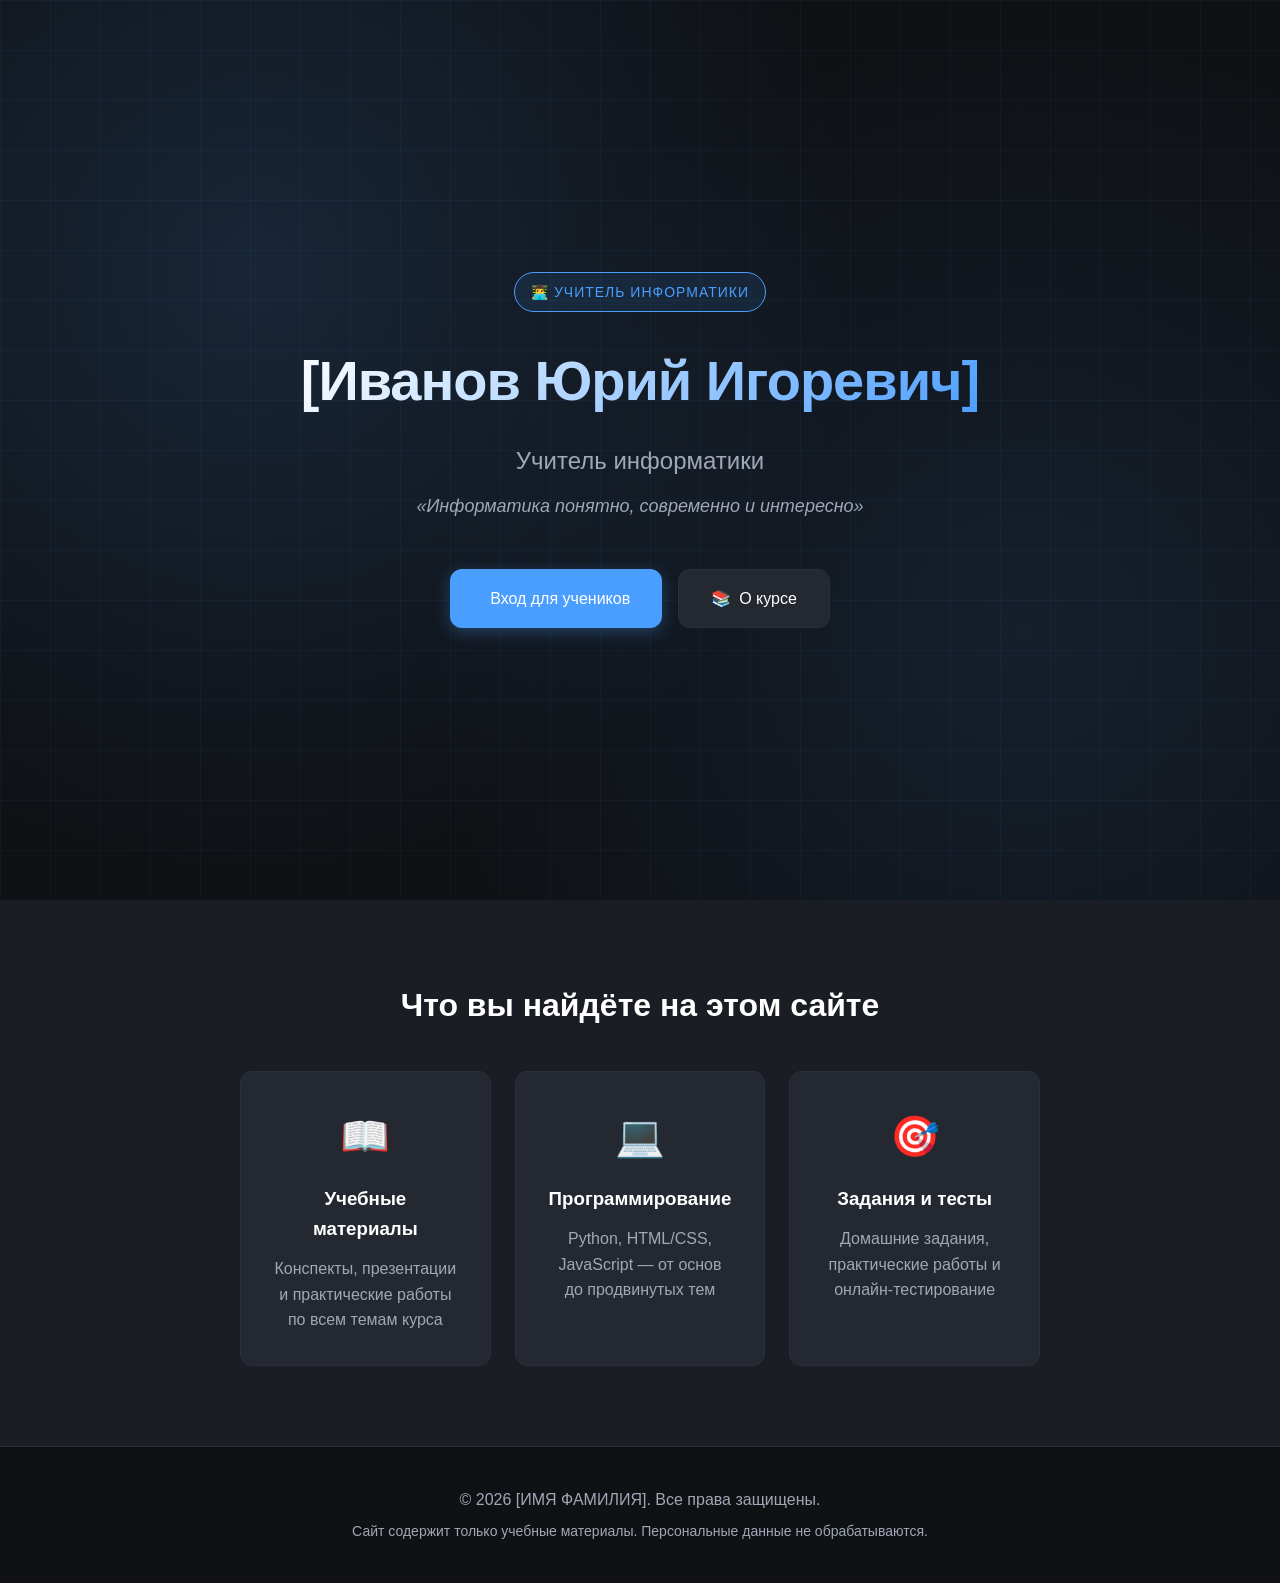
<file: index.html>
<!DOCTYPE html>
<html lang="ru">
<head>
    <meta charset="UTF-8">
    <meta name="viewport" content="width=device-width, initial-scale=1.0">
    <title>Учитель информатики</title>
    <link rel="stylesheet" href="css/style.css">
</head>
<body>
    <section class="hero">
        <div class="hero-content">
            <div class="hero-badge">👨‍💻 УЧИТЕЛЬ ИНФОРМАТИКИ</div>
            <h1 class="hero-title">[Иванов Юрий Игоревич]</h1>
            <p class="hero-subtitle">Учитель информатики</p>
            <p class="hero-tagline">«Информатика понятно, современно и интересно»</p>
            
            <div class="hero-buttons">
                <a href="login.html" class="btn btn-primary">
                    <span></span> Вход для учеников
                </a>
                <a href="#about" class="btn btn-secondary">
                    <span>📚</span> О курсе
                </a>
            </div>
        </div>
    </section>

    <section id="about" style="padding: 80px 20px; background: var(--bg-secondary);">
        <div class="container" style="max-width: 800px; margin: 0 auto; text-align: center;">
            <h2 style="font-size: 32px; margin-bottom: 24px;">Что вы найдёте на этом сайте</h2>
            <div style="display: grid; grid-template-columns: repeat(auto-fit, minmax(250px, 1fr)); gap: 24px; margin-top: 40px;">
                <div style="background: var(--bg-card); padding: 32px; border-radius: var(--radius); border: 1px solid var(--border);">
                    <div style="font-size: 40px; margin-bottom: 16px;">📖</div>
                    <h3 style="margin-bottom: 12px;">Учебные материалы</h3>
                    <p style="color: var(--text-secondary);">Конспекты, презентации и практические работы по всем темам курса</p>
                </div>
                <div style="background: var(--bg-card); padding: 32px; border-radius: var(--radius); border: 1px solid var(--border);">
                    <div style="font-size: 40px; margin-bottom: 16px;">💻</div>
                    <h3 style="margin-bottom: 12px;">Программирование</h3>
                    <p style="color: var(--text-secondary);">Python, HTML/CSS, JavaScript — от основ до продвинутых тем</p>
                </div>
                <div style="background: var(--bg-card); padding: 32px; border-radius: var(--radius); border: 1px solid var(--border);">
                    <div style="font-size: 40px; margin-bottom: 16px;">🎯</div>
                    <h3 style="margin-bottom: 12px;">Задания и тесты</h3>
                    <p style="color: var(--text-secondary);">Домашние задания, практические работы и онлайн-тестирование</p>
                </div>
            </div>
        </div>
    </section>

    <footer style="padding: 40px 20px; text-align: center; color: var(--text-secondary); border-top: 1px solid var(--border);">
        <p>© 2026 [ИМЯ ФАМИЛИЯ]. Все права защищены.</p>
        <p style="margin-top: 8px; font-size: 14px;">Сайт содержит только учебные материалы. Персональные данные не обрабатываются.</p>
    </footer>
</body>
</html>
</file>
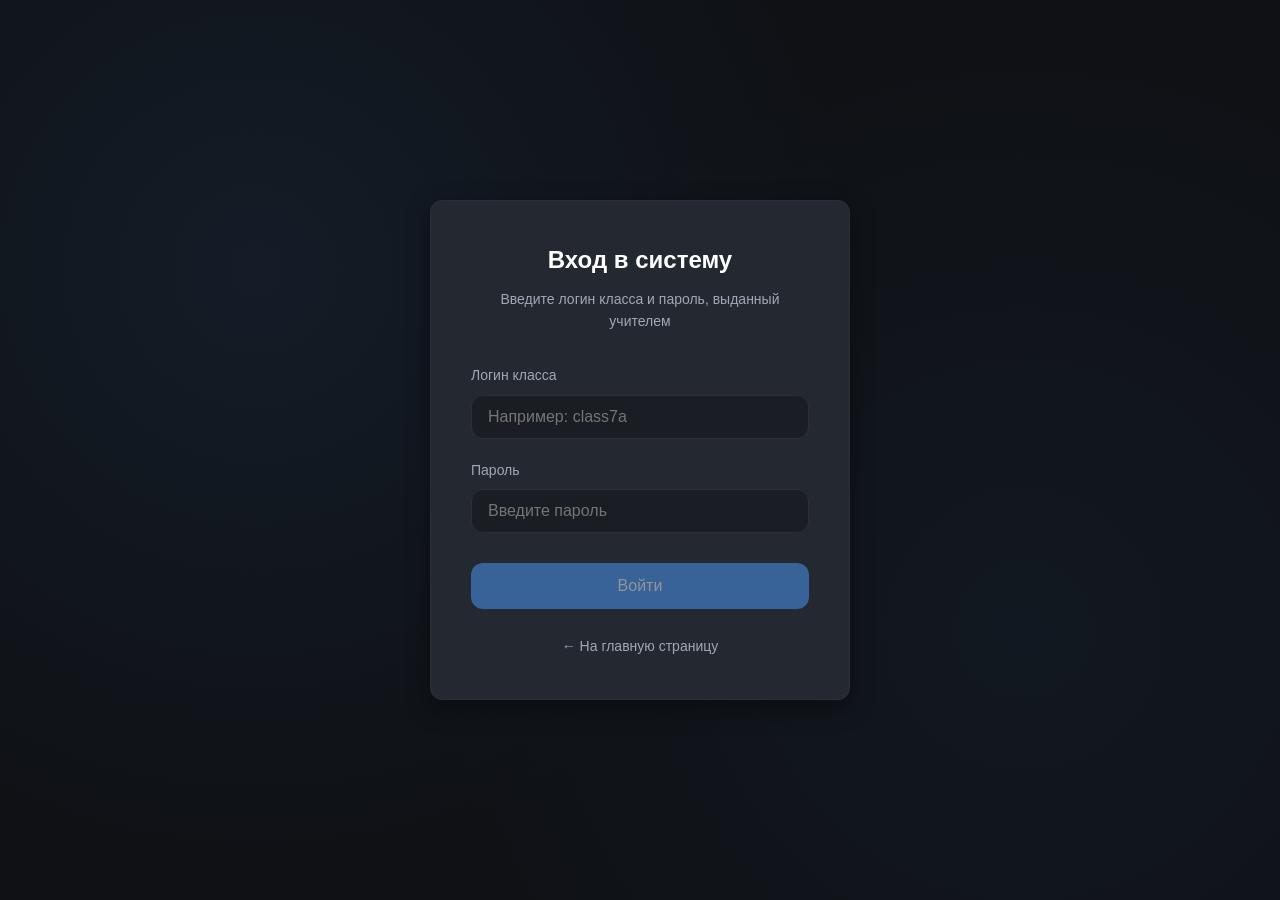
<file: class7.html>
<!DOCTYPE html>
<html lang="ru">
<head>
    <meta charset="UTF-8">
    <meta name="viewport" content="width=device-width, initial-scale=1.0">
    <title>7 класс - Учебные материалы</title>
    <link rel="stylesheet" href="css/style.css">
</head>
<body class="class-page">
    <div class="container">
        <div class="class-header">
            <div>
                <h1>Учебные материалы <span class="class-badge" id="className">7 класс</span></h1>
            </div>
            <button onclick="logout()" class="logout-btn">Выйти</button>
        </div>

        <div id="spoilersContainer"></div>
    </div>

    <script src="js/auth.js"></script>
    <script src="js/materials.js"></script>
    <script>
        const auth = requireAuth('class7.html');

        if (auth) {
            document.getElementById('className').textContent = auth.className;

            loadMaterials(auth.materialsFile).then(lessons => {
                renderSpoilers('spoilersContainer', lessons);
            });
        }
    </script>
</body>
</html>
</file>
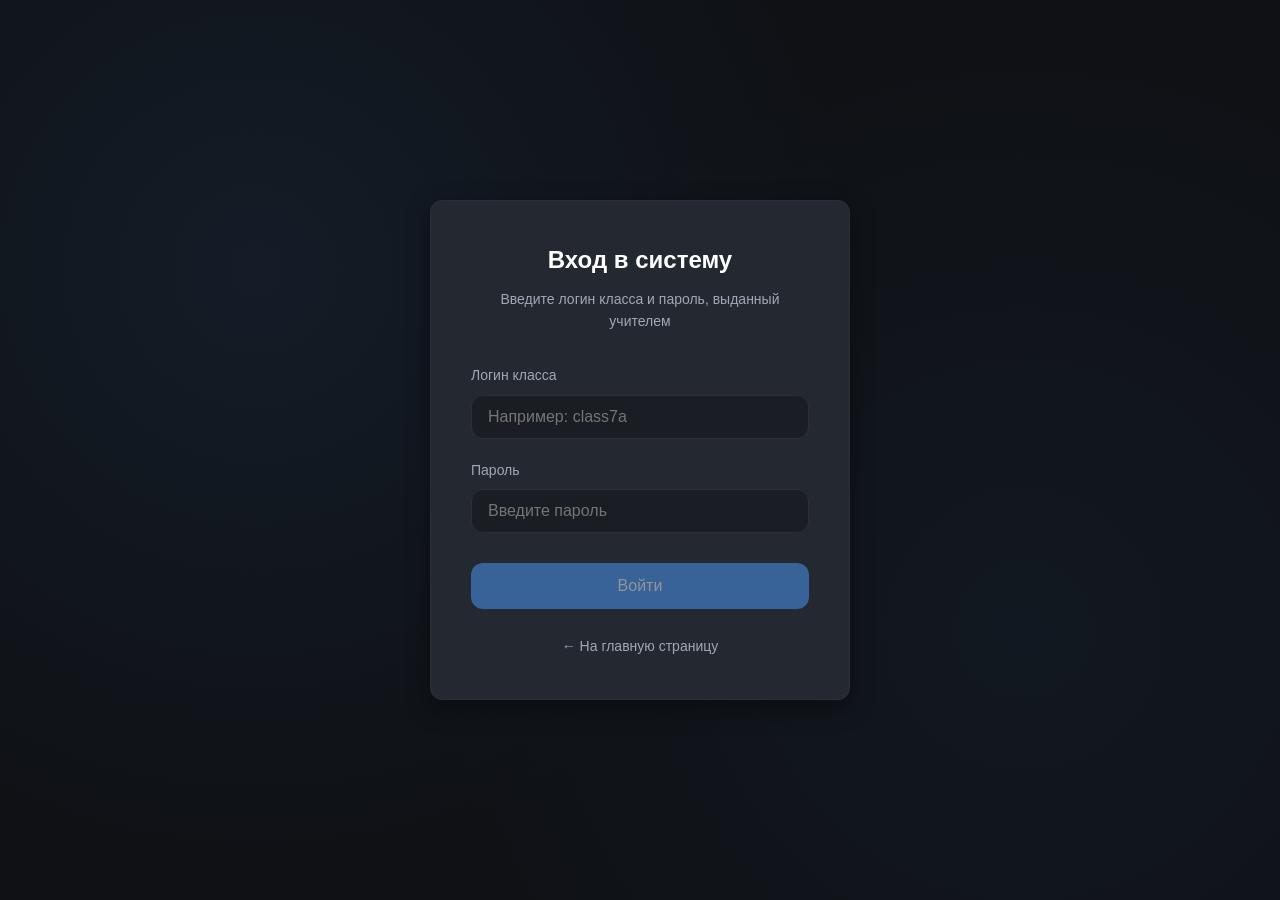
<file: class8.html>
<!DOCTYPE html>
<html lang="ru">
<head>
    <meta charset="UTF-8">
    <meta name="viewport" content="width=device-width, initial-scale=1.0">
    <title>8 класс - Учебные материалы</title>
    <link rel="stylesheet" href="css/style.css">
</head>
<body class="class-page">
    <div class="container">
        <div class="class-header">
            <div>
                <h1>Учебные материалы <span class="class-badge" id="className">8-е классы</span></h1>
            </div>
            <button onclick="logout()" class="logout-btn">Выйти</button>
        </div>

        <div id="spoilersContainer"></div>
    </div>

    <script src="js/auth.js"></script>
    <script src="js/materials.js"></script>
    <script>
        const auth = requireAuth('class8.html');

        if (auth) {
            document.getElementById('className').textContent = auth.className;

            loadMaterials(auth.materialsFile).then(lessons => {
                renderSpoilers('spoilersContainer', lessons);
            });
        }
    </script>
</body>
</html>
</file>
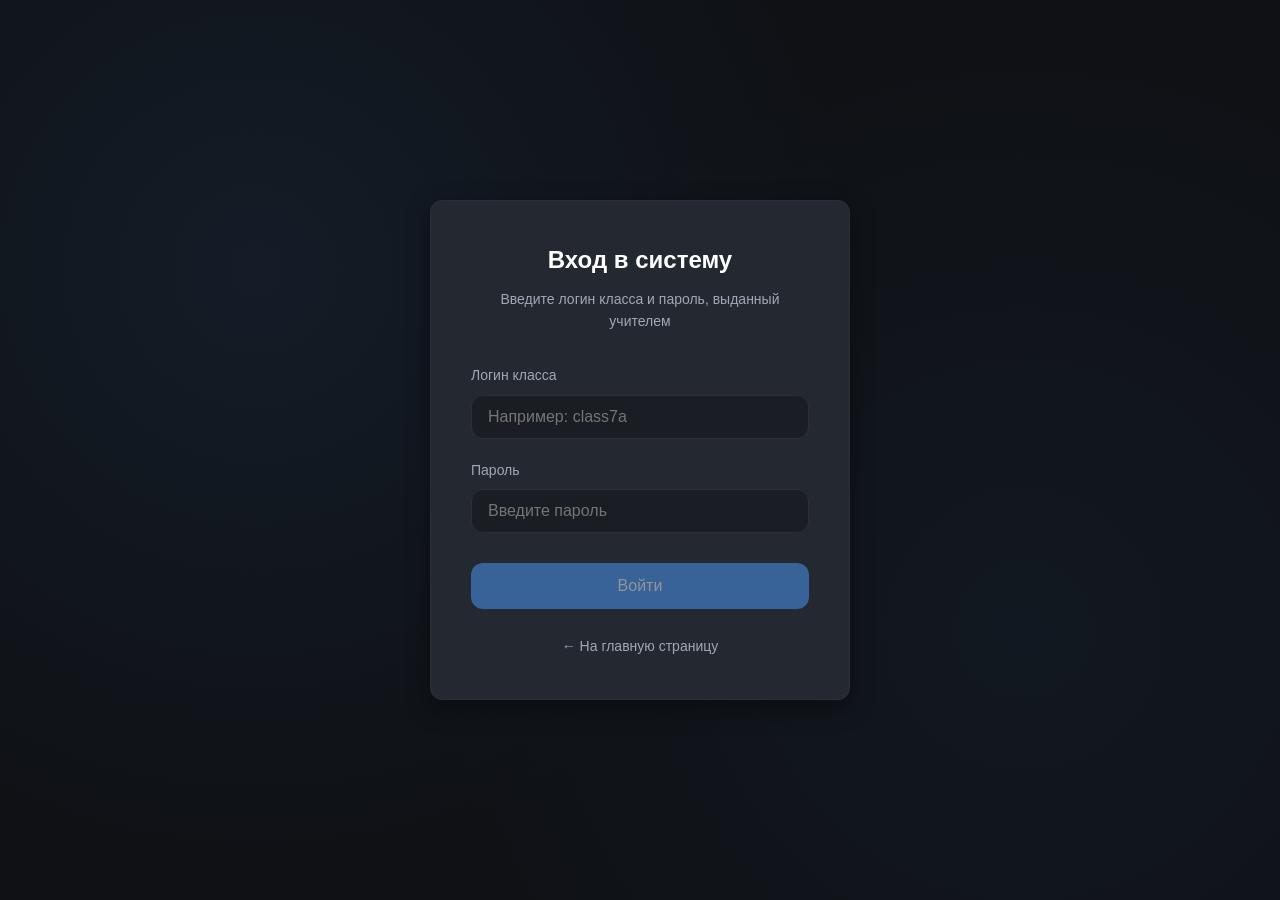
<file: login.html>
<!DOCTYPE html>
<html lang="ru">
<head>
    <meta charset="UTF-8">
    <meta name="viewport" content="width=device-width, initial-scale=1.0">
    <title>Вход для учеников</title>
    <link rel="stylesheet" href="css/style.css">
</head>
<body class="login-page">
    <div class="login-card">
        <h1 class="login-title">Вход в систему</h1>
        <p class="login-subtitle">Введите логин класса и пароль, выданный учителем</p>
        
        <div id="errorMessage" class="error-message"></div>
        
        <div class="input-group">
            <label class="input-label" for="loginInput">Логин класса</label>
            <input type="text" id="loginInput" class="input-field" placeholder="Например: class7a" autocomplete="off" spellcheck="false">
        </div>
        
        <div class="input-group">
            <label class="input-label" for="passwordInput">Пароль</label>
            <div class="password-wrapper">
                <input type="password" id="passwordInput" class="input-field" placeholder="Введите пароль" autocomplete="off">
                <button type="button" class="toggle-password" id="togglePassword" title="Показать пароль">️</button>
            </div>
        </div>
        
        <button id="loginBtn" class="login-btn" disabled>Войти</button>
        
        <div class="login-footer">
            <a href="index.html">← На главную страницу</a>
        </div>
    </div>
    
    <script src="js/auth.js"></script>
    <script>
        let classesData = null;
        const loginInput = document.getElementById('loginInput');
        const passwordInput = document.getElementById('passwordInput');
        const loginBtn = document.getElementById('loginBtn');
        const errorMessage = document.getElementById('errorMessage');

        async function init() {
            classesData = await loadClasses();
            if (!classesData) {
                showError('Ошибка загрузки данных. Проверьте интернет.');
                return;
            }
            console.log('✅ Классы загружены:', classesData);
        }

        function updateButtonState() {
            const hasLogin = loginInput.value.trim().length > 0;
            const hasPassword = passwordInput.value.trim().length > 0;
            loginBtn.disabled = !(hasLogin && hasPassword);
        }

        loginInput.addEventListener('input', () => {
            updateButtonState();
            hideError();
        });
        
        passwordInput.addEventListener('input', () => {
            updateButtonState();
            hideError();
        });

        passwordInput.addEventListener('keypress', (e) => {
            if (e.key === 'Enter' && !loginBtn.disabled) {
                attemptLogin();
            }
        });

        loginInput.addEventListener('keypress', (e) => {
            if (e.key === 'Enter' && !loginBtn.disabled) {
                passwordInput.focus();
            }
        });

        loginBtn.addEventListener('click', attemptLogin);

        function attemptLogin() {
            console.log('🔐 Попытка входа...');
            
            if (!classesData) {
                showError('Данные классов не загружены');
                return;
            }
            
            const login = loginInput.value;
            const password = passwordInput.value;
            
            console.log('Логин:', login);
            console.log('Пароль:', password);
            
            const result = verifyCredentials(classesData, login, password);
            console.log('Результат проверки:', result);
            
            if (result.success) {
                console.log('✅ Успех! Сохраняем сессию...');
                console.log('materialsFile:', result.materialsFile);
                saveSession(result.classId, result.className, result.page, result.materialsFile);
                console.log('🚀 Переход на:', result.page);
                window.location.href = result.page;
            } else {
                showError(result.message);
                passwordInput.value = '';
                passwordInput.focus();
            }
        }

        function showError(message) {
            errorMessage.textContent = message;
            errorMessage.classList.add('show');
        }

        function hideError() {
            errorMessage.classList.remove('show');
        }

        document.getElementById('togglePassword').addEventListener('click', () => {
            const type = passwordInput.getAttribute('type') === 'password' ? 'text' : 'password';
            passwordInput.setAttribute('type', type);
            document.getElementById('togglePassword').textContent = type === 'password' ? '👁️' : '🙈';
        });

        init();
    </script>
</body>
</html>
</file>
<file: css/style.css>
:root {
    --bg-primary: #0f1115;
    --bg-secondary: #1a1d23;
    --bg-card: #242831;
    --accent: #4a9eff;
    --accent-hover: #3a8eef;
    --accent-glow: rgba(74, 158, 255, 0.3);
    --text-primary: #ffffff;
    --text-secondary: #a0a8b5;
    --error: #ff5a5a;
    --success: #4aff8b;
    --border: #2a2f3a;
    --radius: 12px;
    --shadow: 0 8px 24px rgba(0, 0, 0, 0.4);
}

* { margin: 0; padding: 0; box-sizing: border-box; }

body {
    font-family: -apple-system, BlinkMacSystemFont, 'Segoe UI', Roboto, 'Helvetica Neue', sans-serif;
    background: var(--bg-primary);
    color: var(--text-primary);
    line-height: 1.6;
    min-height: 100vh;
    overflow-x: hidden;
}

/* ============================================
   ГЛАВНАЯ СТРАНИЦА
   ============================================ */
.hero {
    min-height: 100vh;
    display: flex;
    flex-direction: column;
    align-items: center;
    justify-content: center;
    padding: 40px 20px;
    position: relative;
    overflow: hidden;
    background: 
        radial-gradient(circle at 20% 30%, rgba(74, 158, 255, 0.15) 0%, transparent 50%),
        radial-gradient(circle at 80% 70%, rgba(74, 158, 255, 0.1) 0%, transparent 50%),
        var(--bg-primary);
}

/* Анимированная сетка на фоне */
.hero::before {
    content: '';
    position: absolute;
    top: 0;
    left: 0;
    right: 0;
    bottom: 0;
    background-image: 
        linear-gradient(rgba(74, 158, 255, 0.05) 1px, transparent 1px),
        linear-gradient(90deg, rgba(74, 158, 255, 0.05) 1px, transparent 1px);
    background-size: 50px 50px;
    animation: gridMove 20s linear infinite;
    z-index: 0;
}

@keyframes gridMove {
    0% { transform: translate(0, 0); }
    100% { transform: translate(50px, 50px); }
}

.hero-content {
    position: relative;
    z-index: 1;
    text-align: center;
    max-width: 800px;
}

.hero-badge {
    display: inline-block;
    background: rgba(74, 158, 255, 0.1);
    border: 1px solid var(--accent);
    color: var(--accent);
    padding: 8px 16px;
    border-radius: 20px;
    font-size: 14px;
    font-weight: 500;
    margin-bottom: 24px;
    letter-spacing: 1px;
}

.hero-title {
    font-size: 56px;
    font-weight: 700;
    margin-bottom: 16px;
    background: linear-gradient(135deg, #ffffff 0%, #4a9eff 100%);
    -webkit-background-clip: text;
    -webkit-text-fill-color: transparent;
    background-clip: text;
    letter-spacing: -1px;
}

.hero-subtitle {
    font-size: 24px;
    color: var(--text-secondary);
    margin-bottom: 12px;
    font-weight: 400;
}

.hero-tagline {
    font-size: 18px;
    color: var(--text-secondary);
    margin-bottom: 48px;
    font-style: italic;
}

.hero-buttons {
    display: flex;
    gap: 16px;
    justify-content: center;
    flex-wrap: wrap;
}

.btn {
    padding: 16px 32px;
    border-radius: var(--radius);
    font-size: 16px;
    font-weight: 500;
    text-decoration: none;
    transition: all 0.3s ease;
    cursor: pointer;
    border: none;
    display: inline-flex;
    align-items: center;
    gap: 8px;
}

.btn-primary {
    background: var(--accent);
    color: white;
    box-shadow: 0 4px 16px var(--accent-glow);
}

.btn-primary:hover {
    background: var(--accent-hover);
    transform: translateY(-2px);
    box-shadow: 0 6px 24px var(--accent-glow);
}

.btn-secondary {
    background: var(--bg-card);
    color: var(--text-primary);
    border: 1px solid var(--border);
}

.btn-secondary:hover {
    border-color: var(--accent);
    background: var(--bg-secondary);
    transform: translateY(-2px);
}

/* ============================================
   ГАЛЕРЕЯ ИЗОБРАЖЕНИЙ
   ============================================ */
.images-gallery {
    display: flex;
    flex-direction: column;
    gap: 20px;
}

.image-item {
    background: var(--bg-secondary);
    border-radius: var(--radius);
    overflow: hidden;
    border: 1px solid var(--border);
}

.image-item img {
    width: 100%;
    height: auto;
    display: block;
    cursor: pointer;
    transition: transform 0.3s ease;
}

.image-item img:hover {
    transform: scale(1.02);
}

.image-caption {
    padding: 12px 16px;
    color: var(--text-secondary);
    font-size: 14px;
    text-align: center;
    margin: 0;
    background: var(--bg-card);
    border-top: 1px solid var(--border);
}

/* Модальное окно для просмотра изображений */
.image-modal {
    position: fixed;
    top: 0;
    left: 0;
    right: 0;
    bottom: 0;
    background: rgba(0, 0, 0, 0.95);
    display: flex;
    align-items: center;
    justify-content: center;
    z-index: 10000;
    cursor: pointer;
    padding: 20px;
}

.image-modal img {
    max-width: 100%;
    max-height: 90vh;
    object-fit: contain;
    border-radius: var(--radius);
    box-shadow: 0 8px 32px rgba(0, 0, 0, 0.5);
}

/* ============================================
   АДАПТИВНОСТЬ ДЛЯ ИЗОБРАЖЕНИЙ
   ============================================ */
@media (max-width: 480px) {
    .image-caption {
        font-size: 12px;
        padding: 8px 12px;
    }
}


/* ============================================
   СТРАНИЦА ВХОДА
   ============================================ */
.login-page {
    min-height: 100vh;
    display: flex;
    flex-direction: column;
    align-items: center;
    justify-content: center;
    padding: 20px;
    background: 
        radial-gradient(circle at 20% 30%, rgba(74, 158, 255, 0.08) 0%, transparent 50%),
        radial-gradient(circle at 80% 70%, rgba(74, 158, 255, 0.05) 0%, transparent 50%),
        var(--bg-primary);
}

.login-card {
    background: var(--bg-card);
    border: 1px solid var(--border);
    border-radius: var(--radius);
    padding: 40px;
    max-width: 420px;
    width: 100%;
    box-shadow: var(--shadow);
}

.login-title { font-size: 24px; font-weight: 600; margin-bottom: 8px; text-align: center; }
.login-subtitle { color: var(--text-secondary); text-align: center; margin-bottom: 32px; font-size: 14px; }

.input-group { margin-bottom: 20px; }
.input-label { display: block; font-size: 14px; color: var(--text-secondary); margin-bottom: 8px; }

.input-field {
    width: 100%;
    background: var(--bg-secondary);
    border: 1px solid var(--border);
    color: var(--text-primary);
    padding: 12px 16px;
    border-radius: var(--radius);
    font-size: 16px;
    transition: border-color 0.2s ease;
}

.input-field:focus { outline: none; border-color: var(--accent); }

.password-wrapper { position: relative; }
.toggle-password {
    position: absolute;
    right: 12px;
    top: 50%;
    transform: translateY(-50%);
    background: none;
    border: none;
    color: var(--text-secondary);
    cursor: pointer;
    font-size: 18px;
}

.login-btn {
    width: 100%;
    background: var(--accent);
    color: white;
    border: none;
    padding: 14px;
    border-radius: var(--radius);
    font-size: 16px;
    font-weight: 500;
    cursor: pointer;
    transition: all 0.2s ease;
    margin-top: 10px;
}

.login-btn:hover { background: var(--accent-hover); }
.login-btn:disabled { opacity: 0.5; cursor: not-allowed; }

.error-message {
    background: rgba(255, 90, 90, 0.1);
    border: 1px solid var(--error);
    color: var(--error);
    padding: 12px;
    border-radius: var(--radius);
    margin-bottom: 20px;
    font-size: 14px;
    text-align: center;
    display: none;
}

.error-message.show { display: block; }

.login-footer { text-align: center; margin-top: 24px; }
.login-footer a { color: var(--text-secondary); text-decoration: none; font-size: 14px; }
.login-footer a:hover { color: var(--accent); }

/* ============================================
   СТРАНИЦА ПАРАЛЛЕЛИ (СПОЙЛЕРЫ)
   ============================================ */
.class-page {
    min-height: 100vh;
    padding: 40px 20px;
    background: var(--bg-primary);
}

.container {
    max-width: 1000px;
    margin: 0 auto;
}

.class-header {
    display: flex;
    justify-content: space-between;
    align-items: center;
    margin-bottom: 40px;
    padding-bottom: 20px;
    border-bottom: 1px solid var(--border);
}

.class-header h1 {
    font-size: 32px;
    font-weight: 600;
}

.class-badge {
    background: var(--accent);
    color: white;
    padding: 8px 16px;
    border-radius: 20px;
    font-size: 14px;
    font-weight: 500;
    margin-left: 12px;
}

.logout-btn {
    background: var(--bg-card);
    border: 1px solid var(--border);
    color: var(--text-primary);
    padding: 10px 20px;
    border-radius: var(--radius);
    cursor: pointer;
    font-size: 14px;
    transition: all 0.2s ease;
}

.logout-btn:hover {
    border-color: var(--accent);
    background: var(--bg-secondary);
}

/* Спойлеры */
.spoiler {
    background: var(--bg-card);
    border: 1px solid var(--border);
    border-radius: var(--radius);
    margin-bottom: 16px;
    overflow: hidden;
}

.spoiler-header {
    padding: 20px 24px;
    cursor: pointer;
    display: flex;
    justify-content: space-between;
    align-items: center;
    transition: background 0.2s ease;
    user-select: none;
}

.spoiler-header:hover {
    background: var(--bg-secondary);
}

.spoiler-title {
    font-size: 18px;
    font-weight: 500;
    display: flex;
    align-items: center;
    gap: 12px;
}

.spoiler-icon {
    font-size: 20px;
}

.spoiler-arrow {
    transition: transform 0.3s ease;
    color: var(--text-secondary);
}

.spoiler.open .spoiler-arrow {
    transform: rotate(180deg);
}

.spoiler-content {
    max-height: 0;
    overflow: hidden;
    transition: max-height 0.3s ease;
}

.spoiler.open .spoiler-content {
    max-height: 5000px;
}

.spoiler-body {
    padding: 24px;
    border-top: 1px solid var(--border);
}

/* Контент внутри спойлера */
.spoiler-body h3 {
    margin-bottom: 12px;
    font-size: 16px;
    color: var(--text-primary);
}

.spoiler-body p {
    margin-bottom: 16px;
    color: var(--text-secondary);
    line-height: 1.7;
}

.spoiler-body ul {
    margin-bottom: 16px;
    padding-left: 24px;
}

.spoiler-body li {
    margin-bottom: 8px;
    color: var(--text-secondary);
}

.spoiler-body a {
    color: var(--accent);
    text-decoration: none;
    transition: color 0.2s ease;
}

.spoiler-body a:hover {
    color: var(--accent-hover);
    text-decoration: underline;
}

/* Встраиваемый контент (iframe) */
.embed-container {
    position: relative;
    width: 100%;
    padding-bottom: 56.25%;
    height: 0;
    overflow: hidden;
    margin-bottom: 16px;
    border-radius: var(--radius);
    background: var(--bg-secondary);
}

.embed-container iframe {
    position: absolute;
    top: 0;
    left: 0;
    width: 100%;
    height: 100%;
    border: none;
}

/* Адаптивность */
@media (max-width: 768px) {
    .hero-title { font-size: 36px; }
    .hero-subtitle { font-size: 18px; }
    .class-header { flex-direction: column; gap: 16px; align-items: flex-start; }
    .class-header h1 { font-size: 24px; }
}

@media (max-width: 480px) {
    .hero-title { font-size: 28px; }
    .login-card { padding: 28px 20px; }
    .hero-buttons { flex-direction: column; width: 100%; }
    .btn { width: 100%; justify-content: center; }
}
</file>
